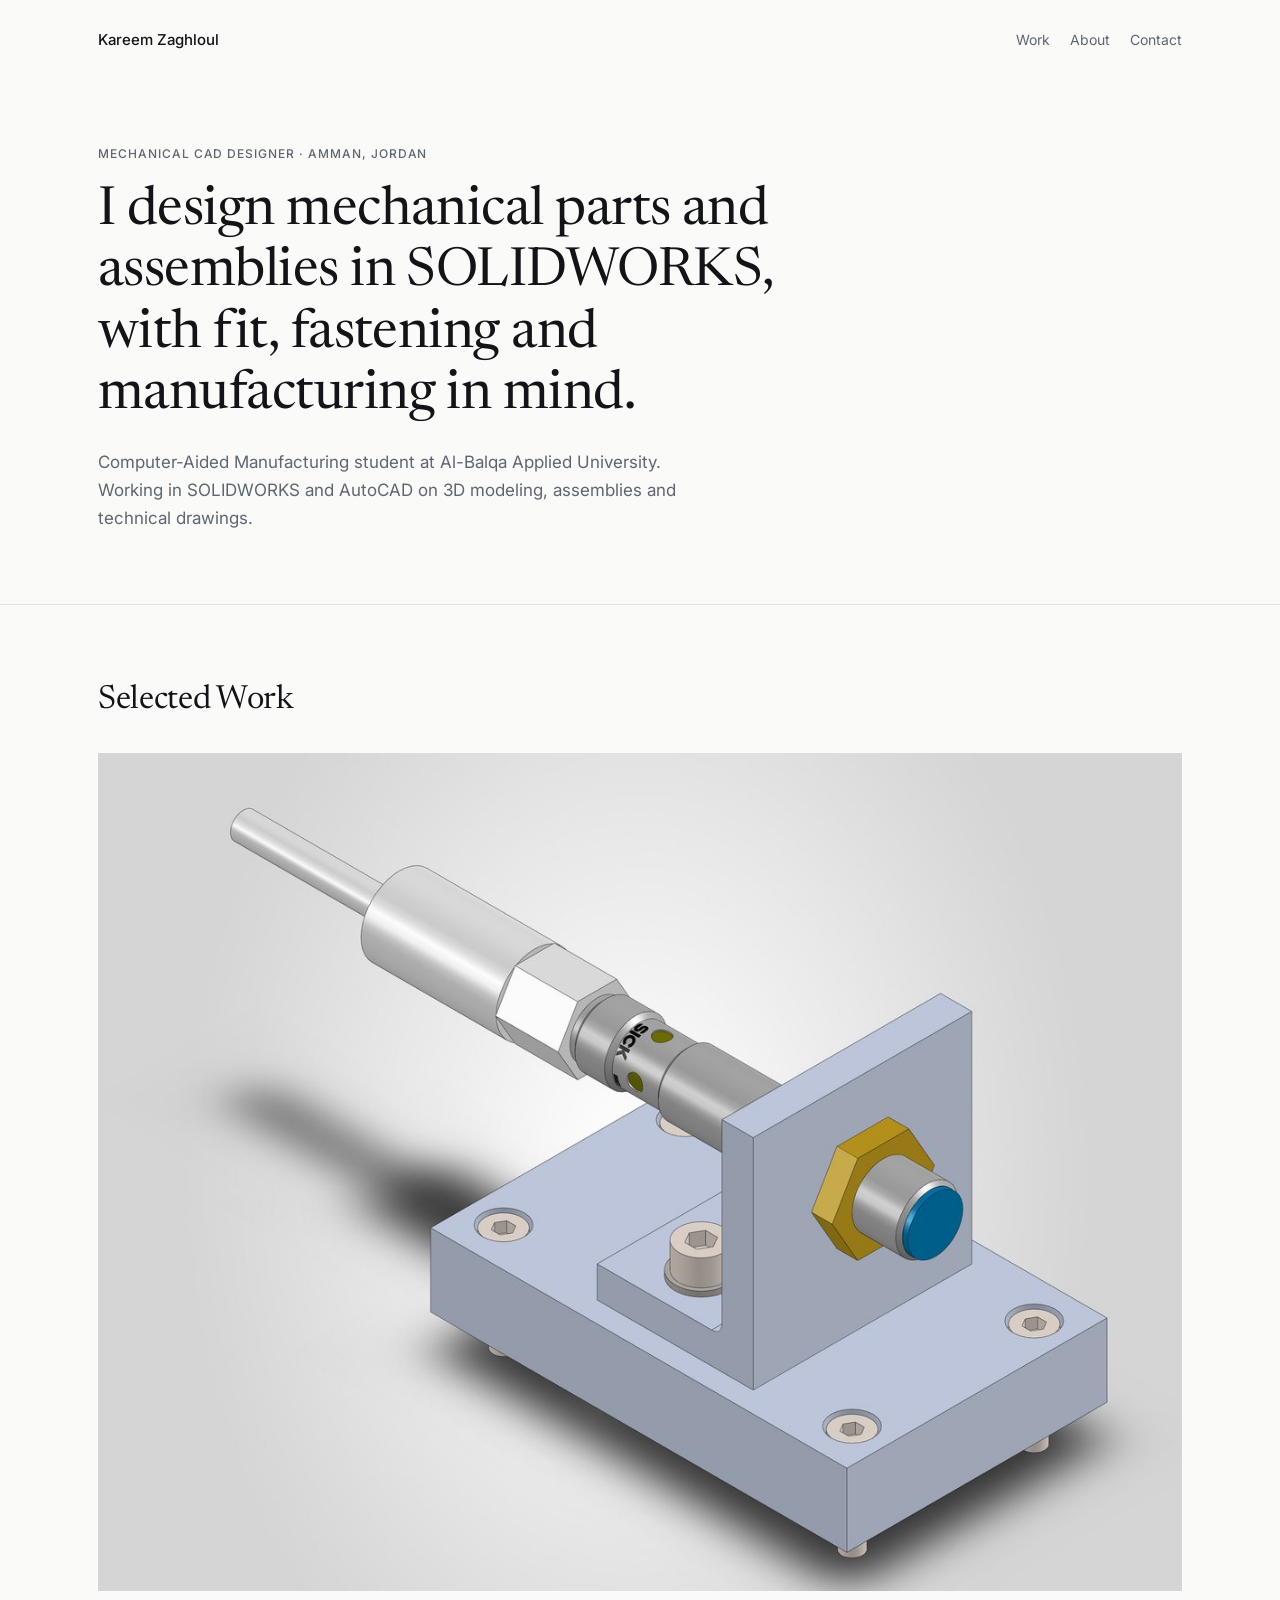
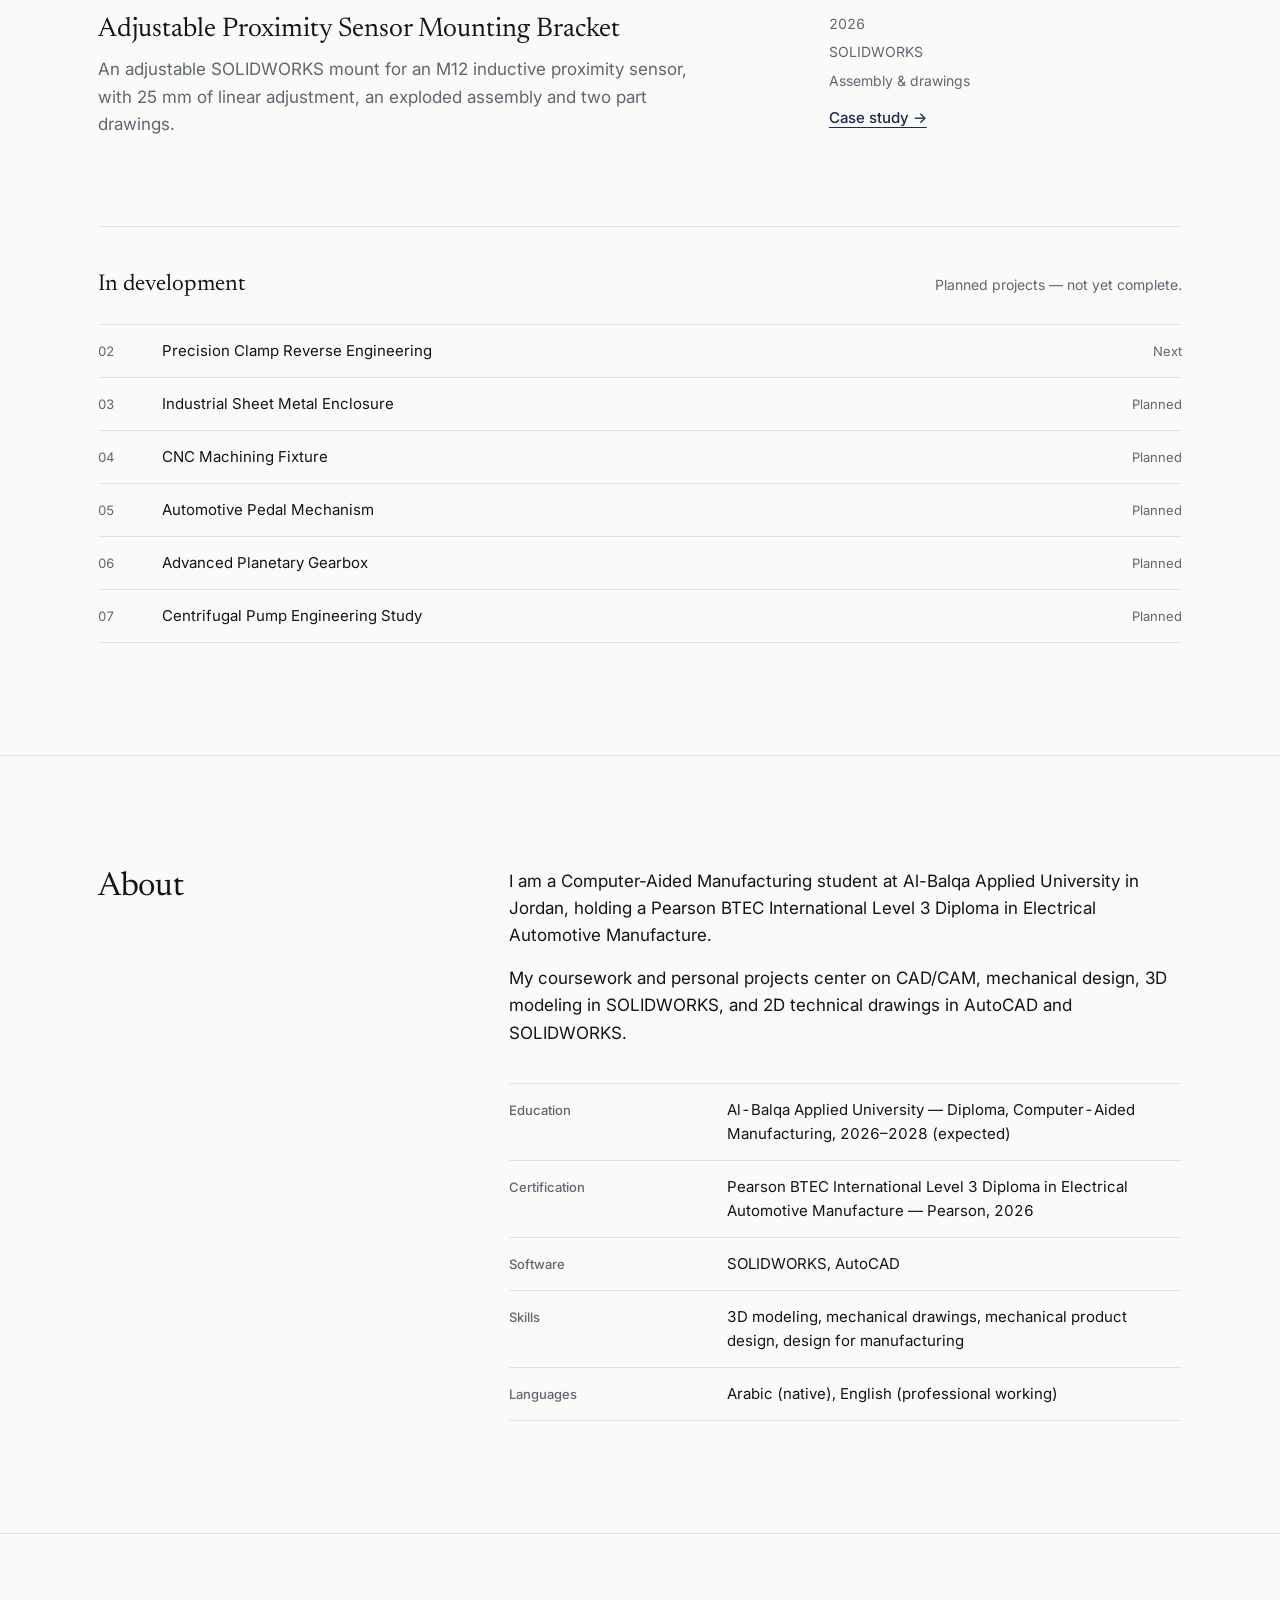
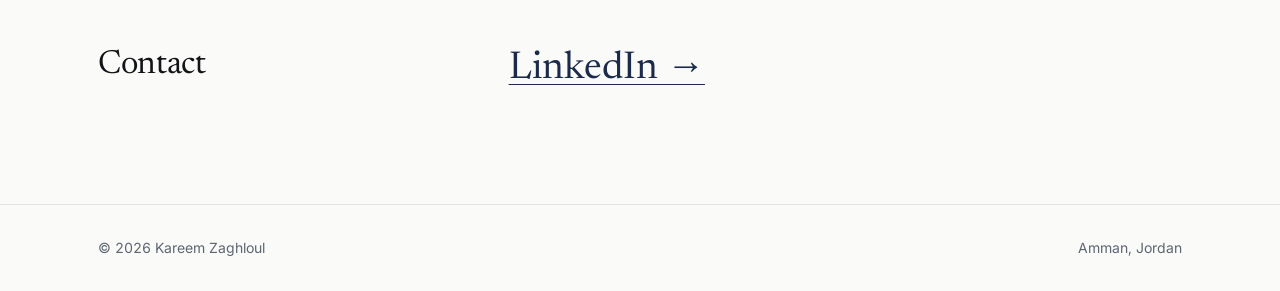
<file: index.html>
<!DOCTYPE html>
<html lang="en">
<head>
  <meta charset="UTF-8">
  <meta name="viewport" content="width=device-width, initial-scale=1.0">
  <title>Kareem Zaghloul — Mechanical CAD Designer</title>
  <meta name="description" content="Mechanical CAD portfolio of Kareem Zaghloul, a Computer-Aided Manufacturing student in Amman, Jordan working in SOLIDWORKS and AutoCAD.">
  <meta name="theme-color" content="#FAFAF8">
  <link rel="canonical" href="https://kareemzaghloul.github.io/">

  <!-- Open Graph / Twitter -->
  <meta property="og:type" content="website">
  <meta property="og:title" content="Kareem Zaghloul — Mechanical CAD Designer">
  <meta property="og:description" content="SOLIDWORKS parts, mechanical assemblies, and 2D technical drawings by Kareem Zaghloul in Amman, Jordan.">
  <meta property="og:url" content="https://kareemzaghloul.github.io/">
  <meta property="og:image" content="https://kareemzaghloul.github.io/assets/img/og-image.jpg">
  <meta name="twitter:card" content="summary_large_image">
  <meta name="twitter:title" content="Kareem Zaghloul — Mechanical CAD Designer">
  <meta name="twitter:description" content="SOLIDWORKS parts, mechanical assemblies, and 2D technical drawings by Kareem Zaghloul.">
  <meta name="twitter:image" content="https://kareemzaghloul.github.io/assets/img/og-image.jpg">

  <!-- Icons -->
  <link rel="icon" type="image/svg+xml" href="assets/img/favicon.svg?v=2">
  <link rel="apple-touch-icon" sizes="180x180" href="assets/img/apple-touch-icon.png?v=2">

  <!-- Typography -->
  <link rel="preconnect" href="https://fonts.googleapis.com">
  <link rel="preconnect" href="https://fonts.gstatic.com" crossorigin>
  <link href="https://fonts.googleapis.com/css2?family=Inter:wght@400;500;600&family=Newsreader:opsz,wght@6..72,400;6..72,500&display=swap" rel="stylesheet">

  <link rel="stylesheet" href="assets/css/style.css">

  <!-- Structured Data -->
  <script type="application/ld+json">
  {
    "@context": "https://schema.org",
    "@type": "Person",
    "name": "Kareem Zaghloul",
    "url": "https://kareemzaghloul.github.io/",
    "jobTitle": "Mechanical CAD Designer",
    "address": {
      "@type": "PostalAddress",
      "addressLocality": "Amman",
      "addressCountry": "JO"
    },
    "affiliation": {
      "@type": "CollegeOrUniversity",
      "name": "Al-Balqa Applied University"
    },
    "knowsLanguage": ["ar", "en"],
    "sameAs": [
      "https://www.linkedin.com/in/kareem-zaghloul-7426b5449/"
    ]
  }
  </script>
</head>
<body>
  <a href="#main-content" class="skip-link">Skip to main content</a>

  <header class="site-header">
    <div class="container header-inner">
      <a href="index.html" class="brand">Kareem Zaghloul</a>
      <nav class="site-nav" aria-label="Primary">
        <a href="#work">Work</a>
        <a href="#about">About</a>
        <a href="#contact">Contact</a>
      </nav>
    </div>
  </header>

  <main id="main-content">
    <section class="hero" aria-label="Introduction">
      <div class="container">
        <p class="label">Mechanical CAD Designer &middot; Amman, Jordan</p>
        <h1>I design mechanical parts and assemblies in SOLIDWORKS, with fit, fastening and manufacturing in mind.</h1>
        <p class="hero-sub">
          Computer-Aided Manufacturing student at Al-Balqa Applied University. Working in SOLIDWORKS and AutoCAD on 3D modeling, assemblies and technical drawings.
        </p>
      </div>
    </section>

    <section id="work" class="section">
      <div class="container">
        <div class="work-header">
          <h2 class="section-heading">Selected Work</h2>
        </div>

        <a href="projects/proximity-sensor-bracket.html" class="project-feature">
          <div class="project-frame">
            <img
              src="assets/projects/proximity-sensor-bracket/assembly-1200.jpg"
              srcset="assets/projects/proximity-sensor-bracket/assembly-1200.jpg 1200w, assets/projects/proximity-sensor-bracket/assembly-2400.jpg 2400w"
              sizes="(max-width: 900px) 100vw, 1084px"
              width="2400"
              height="1855"
              alt="Isometric SOLIDWORKS render of the adjustable proximity sensor mounting bracket showing the aluminum base plate, L-bracket, M12 inductive sensor, and socket head fasteners">
          </div>
          <div class="project-summary-row">
            <div>
              <h3>Adjustable Proximity Sensor Mounting Bracket</h3>
              <p>An adjustable SOLIDWORKS mount for an M12 inductive proximity sensor, with 25 mm of linear adjustment, an exploded assembly and two part drawings.</p>
            </div>
            <div class="project-meta-col">
              <span>2026</span>
              <span>SOLIDWORKS</span>
              <span>Assembly &amp; drawings</span>
              <span class="project-meta-cta">Case study &rarr;</span>
            </div>
          </div>
        </a>

        <div class="roadmap-block">
          <div class="roadmap-head">
            <h3>In development</h3>
            <p class="roadmap-note">Planned projects &mdash; not yet complete.</p>
          </div>
          <ol class="roadmap-list">
            <li class="roadmap-row">
              <span class="roadmap-num">02</span>
              <span class="roadmap-title">Precision Clamp Reverse Engineering</span>
              <span class="roadmap-status">Next</span>
            </li>
            <li class="roadmap-row">
              <span class="roadmap-num">03</span>
              <span class="roadmap-title">Industrial Sheet Metal Enclosure</span>
              <span class="roadmap-status">Planned</span>
            </li>
            <li class="roadmap-row">
              <span class="roadmap-num">04</span>
              <span class="roadmap-title">CNC Machining Fixture</span>
              <span class="roadmap-status">Planned</span>
            </li>
            <li class="roadmap-row">
              <span class="roadmap-num">05</span>
              <span class="roadmap-title">Automotive Pedal Mechanism</span>
              <span class="roadmap-status">Planned</span>
            </li>
            <li class="roadmap-row">
              <span class="roadmap-num">06</span>
              <span class="roadmap-title">Advanced Planetary Gearbox</span>
              <span class="roadmap-status">Planned</span>
            </li>
            <li class="roadmap-row">
              <span class="roadmap-num">07</span>
              <span class="roadmap-title">Centrifugal Pump Engineering Study</span>
              <span class="roadmap-status">Planned</span>
            </li>
          </ol>
        </div>
      </div>
    </section>

    <section id="about" class="section">
      <div class="container">
        <div class="about-layout">
          <h2 class="section-heading">About</h2>
          <div class="about-body">
            <p>
              I am a Computer-Aided Manufacturing student at Al-Balqa Applied University in Jordan, holding a Pearson BTEC International Level 3 Diploma in Electrical Automotive Manufacture.
            </p>
            <p>
              My coursework and personal projects center on CAD/CAM, mechanical design, 3D modeling in SOLIDWORKS, and 2D technical drawings in AutoCAD and SOLIDWORKS.
            </p>

            <dl class="spec-dl">
              <div class="spec-row">
                <dt>Education</dt>
                <dd>Al-Balqa Applied University &mdash; Diploma, Computer-Aided Manufacturing, 2026&ndash;2028 (expected)</dd>
              </div>
              <div class="spec-row">
                <dt>Certification</dt>
                <dd>Pearson BTEC International Level 3 Diploma in Electrical Automotive Manufacture &mdash; Pearson, 2026</dd>
              </div>
              <div class="spec-row">
                <dt>Software</dt>
                <dd>SOLIDWORKS, AutoCAD</dd>
              </div>
              <div class="spec-row">
                <dt>Skills</dt>
                <dd>3D modeling, mechanical drawings, mechanical product design, design for manufacturing</dd>
              </div>
              <div class="spec-row">
                <dt>Languages</dt>
                <dd>Arabic (native), English (professional working)</dd>
              </div>
            </dl>
          </div>
        </div>
      </div>
    </section>

    <section id="contact" class="section">
      <div class="container">
        <div class="contact-layout">
          <h2 class="section-heading">Contact</h2>
          <div>
            <a href="https://www.linkedin.com/in/kareem-zaghloul-7426b5449/" class="contact-primary" target="_blank" rel="noopener noreferrer">LinkedIn &rarr;</a>
            <!-- Optional email link: uncomment and replace YOUR_EMAIL@domain.com
            <div class="contact-secondary">
              <a href="mailto:YOUR_EMAIL@domain.com" class="text-link">YOUR_EMAIL@domain.com</a>
            </div>
            -->
          </div>
        </div>
      </div>
    </section>
  </main>

  <footer class="site-footer">
    <div class="container footer-inner">
      <span>&copy; 2026 Kareem Zaghloul</span>
      <span>Amman, Jordan</span>
    </div>
  </footer>
</body>
</html>
</file>
<file: assets/css/style.css>
/* ==========================================================================
   Kareem Zaghloul — Mechanical CAD Portfolio
   Editorial Light Theme Stylesheet
   ========================================================================== */

:root {
  --bg: #FAFAF8;
  --surface: #F1F1EE;
  --text: #121417;
  --muted: #5E6672;
  --line: #E3E3DE;
  --accent: #1C2B4A;
  --accent-hover: #2E4472;

  --font-serif: 'Newsreader', Georgia, 'Times New Roman', serif;
  --font-sans: 'Inter', -apple-system, BlinkMacSystemFont, 'Segoe UI', Roboto, sans-serif;

  --container-max: 1180px;
}

*,
*::before,
*::after {
  box-sizing: border-box;
}

html {
  scroll-behavior: smooth;
  background-color: var(--bg);
  color: var(--text);
  font-family: var(--font-sans);
  font-size: 17px;
  line-height: 1.6;
  -webkit-font-smoothing: antialiased;
  -moz-osx-font-smoothing: grayscale;
}

body {
  margin: 0;
  background-color: var(--bg);
  color: var(--text);
  min-height: 100vh;
}

body.lightbox-open {
  overflow: hidden;
}

img {
  display: block;
  max-width: 100%;
  height: auto;
}

h1, h2, h3, h4, p, ul, ol, dl, dt, dd, figure {
  margin: 0;
}

ul, ol {
  padding: 0;
  list-style: none;
}

button {
  font: inherit;
  color: inherit;
  background: none;
  border: 0;
  padding: 0;
  cursor: pointer;
}

a {
  color: var(--accent);
  text-decoration: underline;
  text-decoration-thickness: 1px;
  text-underline-offset: 4px;
  transition: color 0.2s ease;
}

a:hover {
  color: var(--accent-hover);
}

:focus-visible {
  outline: 2px solid var(--accent);
  outline-offset: 3px;
}

/* Skip Link */
.skip-link {
  position: absolute;
  left: -9999px;
  top: 0;
  padding: 10px 16px;
  background: var(--accent);
  color: var(--bg);
  font-size: 14px;
  font-weight: 500;
  text-decoration: none;
  z-index: 1000;
}

.skip-link:focus {
  left: 16px;
  top: 16px;
}

/* Layout Container */
.container {
  width: 100%;
  max-width: var(--container-max);
  margin-inline: auto;
  padding-inline: clamp(20px, 5vw, 48px);
}

/* Typography Helpers */
.label {
  font-family: var(--font-sans);
  font-size: 12px;
  font-weight: 500;
  letter-spacing: 0.08em;
  text-transform: uppercase;
  color: var(--muted);
}

.tabular {
  font-variant-numeric: tabular-nums;
}

.text-link {
  display: inline-flex;
  align-items: center;
  gap: 6px;
  font-size: 15px;
  font-weight: 500;
  color: var(--accent);
  text-decoration: underline;
  text-decoration-thickness: 1px;
  text-underline-offset: 4px;
}

.text-link:hover {
  color: var(--accent-hover);
}

/* Header (Static) */
.site-header {
  padding-block: 28px;
}

.header-inner {
  display: flex;
  align-items: center;
  justify-content: space-between;
  gap: 16px;
}

.brand {
  font-family: var(--font-sans);
  font-size: 15px;
  font-weight: 500;
  color: var(--text);
  text-decoration: none;
  white-space: nowrap;
}

.brand:hover {
  color: var(--accent);
}

.site-nav {
  display: flex;
  align-items: center;
  gap: 20px;
}

.site-nav a {
  font-size: 14px;
  font-weight: 400;
  color: var(--muted);
  text-decoration: none;
}

.site-nav a:hover,
.site-nav a[aria-current="page"] {
  color: var(--accent);
  text-decoration: underline;
  text-underline-offset: 4px;
}

/* Sections */
.hero {
  padding-top: clamp(32px, 5vw, 64px);
  padding-bottom: clamp(44px, 6vw, 72px);
}

.hero .label {
  margin-bottom: 18px;
}

.hero h1 {
  font-family: var(--font-serif);
  font-weight: 400;
  font-size: clamp(2rem, 4.2vw, 3.4rem);
  line-height: 1.14;
  letter-spacing: -0.01em;
  max-width: 22ch;
  color: var(--text);
}

.hero-sub {
  margin-top: 22px;
  max-width: 56ch;
  color: var(--muted);
  font-size: 17px;
  line-height: 1.65;
}

.section {
  padding-block: clamp(64px, 9vw, 112px);
  border-top: 1px solid var(--line);
}

#work.section {
  padding-top: clamp(48px, 6vw, 76px);
}

.section-heading {
  font-family: var(--font-serif);
  font-weight: 400;
  font-size: clamp(1.6rem, 2.6vw, 2.2rem);
  line-height: 1.2;
  letter-spacing: -0.01em;
  color: var(--text);
}

/* Selected Work */
.work-header {
  display: flex;
  justify-content: space-between;
  align-items: baseline;
  margin-bottom: 32px;
}

.project-feature {
  display: block;
  text-decoration: none;
  color: inherit;
}

.project-feature:hover {
  color: inherit;
}

.project-frame {
  background-color: var(--surface);
  overflow: hidden;
}

.project-frame img {
  width: 100%;
  transition: transform 0.4s ease;
}

.project-feature:hover .project-frame img {
  transform: scale(1.015);
}

.project-summary-row {
  display: grid;
  grid-template-columns: minmax(0, 1.45fr) minmax(0, 0.75fr);
  gap: 24px 48px;
  padding-top: 22px;
  align-items: start;
}

.project-summary-row h3 {
  font-family: var(--font-serif);
  font-weight: 400;
  font-size: clamp(1.35rem, 2.1vw, 1.75rem);
  line-height: 1.25;
  color: var(--text);
}

.project-summary-row p {
  margin-top: 10px;
  color: var(--muted);
  max-width: 54ch;
}

.project-meta-col {
  display: flex;
  flex-direction: column;
  gap: 6px;
  font-size: 14px;
  color: var(--muted);
  font-variant-numeric: tabular-nums;
}

.project-meta-cta {
  margin-top: 8px;
  font-size: 15px;
  font-weight: 500;
  color: var(--accent);
  text-decoration: underline;
  text-underline-offset: 4px;
}

.project-feature:hover .project-meta-cta {
  color: var(--accent-hover);
}

/* In Development List */
.roadmap-block {
  margin-top: clamp(56px, 7vw, 88px);
  padding-top: 40px;
  border-top: 1px solid var(--line);
}

.roadmap-head {
  display: flex;
  flex-wrap: wrap;
  justify-content: space-between;
  align-items: baseline;
  gap: 8px 24px;
  margin-bottom: 20px;
}

.roadmap-head h3 {
  font-family: var(--font-serif);
  font-weight: 400;
  font-size: 1.35rem;
  color: var(--text);
}

.roadmap-note {
  font-size: 14px;
  color: var(--muted);
}

.roadmap-list {
  border-top: 1px solid var(--line);
}

.roadmap-row {
  display: grid;
  grid-template-columns: 44px minmax(0, 1fr) auto;
  gap: 12px 20px;
  align-items: baseline;
  padding-block: 14px;
  border-bottom: 1px solid var(--line);
  font-size: 15px;
}

.roadmap-num {
  color: var(--muted);
  font-size: 13px;
  font-variant-numeric: tabular-nums;
}

.roadmap-title {
  color: var(--text);
  font-weight: 400;
}

.roadmap-status {
  color: var(--muted);
  font-size: 13px;
}

/* About Section */
.about-layout {
  display: grid;
  grid-template-columns: minmax(0, 0.35fr) minmax(0, 0.65fr);
  gap: 28px 48px;
  align-items: start;
}

.about-body p {
  color: var(--text);
  max-width: 60ch;
}

.about-body p + p {
  margin-top: 16px;
}

.spec-dl {
  margin-top: 36px;
  border-top: 1px solid var(--line);
}

.spec-row {
  display: grid;
  grid-template-columns: minmax(130px, 0.3fr) minmax(0, 0.7fr);
  gap: 8px 24px;
  padding-block: 14px;
  border-bottom: 1px solid var(--line);
  font-size: 15px;
  align-items: baseline;
}

.spec-row dt {
  color: var(--muted);
  font-size: 13px;
  font-weight: 500;
}

.spec-row dd {
  color: var(--text);
  font-variant-numeric: tabular-nums;
}

/* Contact Section */
.contact-layout {
  display: grid;
  grid-template-columns: minmax(0, 0.35fr) minmax(0, 0.65fr);
  gap: 28px 48px;
  align-items: start;
}

.contact-lead {
  color: var(--muted);
  margin-bottom: 24px;
}

.contact-primary {
  display: inline-block;
  font-family: var(--font-serif);
  font-weight: 400;
  font-size: clamp(1.75rem, 3vw, 2.5rem);
  line-height: 1.2;
  color: var(--accent);
  text-decoration: underline;
  text-decoration-thickness: 1px;
  text-underline-offset: 6px;
}

.contact-primary:hover {
  color: var(--accent-hover);
}

.contact-secondary {
  margin-top: 20px;
  display: flex;
  flex-wrap: wrap;
  gap: 24px;
  font-size: 15px;
}

/* Footer */
.site-footer {
  padding-block: 32px;
  border-top: 1px solid var(--line);
}

.footer-inner {
  display: flex;
  flex-wrap: wrap;
  justify-content: space-between;
  align-items: center;
  gap: 12px 24px;
  font-size: 14px;
  color: var(--muted);
  font-variant-numeric: tabular-nums;
}

/* ==========================================================================
   Case Study Page
   ========================================================================== */
.case-intro {
  padding-top: clamp(32px, 5vw, 56px);
  padding-bottom: clamp(40px, 6vw, 64px);
}

.back-link {
  display: inline-block;
  margin-bottom: 28px;
  font-size: 14px;
  color: var(--muted);
  text-decoration: none;
}

.back-link:hover {
  color: var(--accent);
  text-decoration: underline;
  text-underline-offset: 4px;
}

.case-intro h1 {
  font-family: var(--font-serif);
  font-weight: 400;
  font-size: clamp(2rem, 4vw, 3.1rem);
  line-height: 1.14;
  letter-spacing: -0.01em;
  max-width: 24ch;
}

.case-lead {
  margin-top: 16px;
  max-width: 60ch;
  color: var(--muted);
}

.meta-dl {
  margin-top: 36px;
  display: grid;
  grid-template-columns: repeat(5, minmax(0, 1fr));
  gap: 20px 24px;
  padding-block: 20px;
  border-top: 1px solid var(--line);
  border-bottom: 1px solid var(--line);
}

.meta-dl-item dt {
  font-size: 12px;
  font-weight: 500;
  letter-spacing: 0.08em;
  text-transform: uppercase;
  color: var(--muted);
  margin-bottom: 4px;
}

.meta-dl-item dd {
  font-size: 14px;
  color: var(--text);
  font-variant-numeric: tabular-nums;
}

/* Figures & Lightbox Triggers */
.case-figure {
  margin: 0;
}

.fig-frame {
  background: var(--surface);
  overflow: hidden;
}

.fig-btn {
  display: block;
  width: 100%;
  text-align: left;
  background: var(--surface);
}

.fig-btn img {
  width: 100%;
  transition: transform 0.4s ease;
}

.fig-btn:hover img {
  transform: scale(1.015);
}

.fig-caption-row {
  display: flex;
  flex-wrap: wrap;
  justify-content: space-between;
  align-items: baseline;
  gap: 8px 16px;
  margin-top: 12px;
}

.fig-caption {
  font-size: 12px;
  font-weight: 500;
  letter-spacing: 0.08em;
  text-transform: uppercase;
  color: var(--muted);
  font-variant-numeric: tabular-nums;
}

.fig-sub {
  font-size: 14px;
  color: var(--muted);
  margin-top: 4px;
}

/* Case Study Sections */
.case-section {
  padding-block: clamp(56px, 8vw, 96px);
  border-top: 1px solid var(--line);
}

.case-section h2 {
  font-family: var(--font-serif);
  font-weight: 400;
  font-size: clamp(1.5rem, 2.4vw, 2rem);
  line-height: 1.2;
  margin-bottom: 24px;
}

.triad-grid {
  display: grid;
  grid-template-columns: repeat(3, minmax(0, 1fr));
  gap: 28px 40px;
}

.triad-col h3 {
  font-family: var(--font-sans);
  font-size: 12px;
  font-weight: 600;
  letter-spacing: 0.08em;
  text-transform: uppercase;
  color: var(--muted);
  margin-bottom: 10px;
}

.triad-col p {
  font-size: 16px;
  color: var(--text);
  line-height: 1.6;
}

.two-col {
  display: grid;
  grid-template-columns: repeat(2, minmax(0, 1fr));
  gap: 32px 40px;
  align-items: start;
}

.prose-stack p + p {
  margin-top: 14px;
}

/* Tables */
.table-wrap {
  width: 100%;
  overflow-x: auto;
  margin-top: 32px;
}

.spec-table {
  width: 100%;
  border-collapse: collapse;
  font-size: 15px;
  font-variant-numeric: tabular-nums;
}

.spec-table--bom {
  min-width: 480px;
}

.spec-table th,
.spec-table td {
  text-align: left;
  padding: 13px 16px 13px 0;
  border-bottom: 1px solid var(--line);
  vertical-align: top;
}

.spec-table th {
  font-size: 12px;
  font-weight: 500;
  letter-spacing: 0.08em;
  text-transform: uppercase;
  color: var(--muted);
}

.spec-table td:last-child,
.spec-table th:last-child {
  padding-right: 0;
}

.table-caption {
  caption-side: bottom;
  text-align: left;
  padding-top: 12px;
  font-size: 13px;
  color: var(--muted);
}

.sub-block-title {
  margin-top: 40px;
  margin-bottom: 8px;
  font-family: var(--font-sans);
  font-size: 12px;
  font-weight: 600;
  letter-spacing: 0.08em;
  text-transform: uppercase;
  color: var(--muted);
}

.case-footer-links {
  display: flex;
  flex-wrap: wrap;
  justify-content: space-between;
  align-items: center;
  gap: 16px;
  padding-block: 36px;
  border-top: 1px solid var(--line);
}

/* ==========================================================================
   Lightbox (Minimal Light Theme)
   ========================================================================== */
.lightbox {
  position: fixed;
  inset: 0;
  z-index: 2000;
  display: flex;
  flex-direction: column;
  background: var(--bg);
  opacity: 0;
  visibility: hidden;
  transition: opacity 0.2s ease, visibility 0.2s ease;
}

.lightbox.is-open {
  opacity: 1;
  visibility: visible;
}

.lightbox-bar {
  position: relative;
  z-index: 4;
  background: var(--bg);
  display: flex;
  align-items: center;
  justify-content: space-between;
  gap: 16px;
  padding: 16px clamp(20px, 4vw, 40px);
  border-bottom: 1px solid var(--line);
}

.lightbox-counter {
  font-size: 13px;
  font-weight: 500;
  color: var(--muted);
  font-variant-numeric: tabular-nums;
}

.lightbox-controls {
  display: flex;
  align-items: center;
  gap: 20px;
}

.lightbox-btn {
  font-family: var(--font-sans);
  font-size: 13px;
  font-weight: 500;
  color: var(--accent);
  text-decoration: underline;
  text-underline-offset: 4px;
}

.lightbox-btn:hover {
  color: var(--accent-hover);
}

.lightbox-stage {
  position: relative;
  flex: 1;
  display: flex;
  align-items: center;
  justify-content: center;
  overflow: hidden;
  padding: 20px 72px;
  touch-action: pan-y;
}

.lightbox-img-wrap {
  max-width: 100%;
  max-height: 100%;
  display: flex;
  align-items: center;
  justify-content: center;
  cursor: zoom-in;
  user-select: none;
}

.lightbox-img-wrap.is-zoomed {
  cursor: grab;
}

.lightbox-img-wrap.is-dragging {
  cursor: grabbing;
}

.lightbox-img {
  max-width: 100%;
  max-height: calc(100vh - 165px);
  width: auto;
  height: auto;
  background: var(--surface);
  transform-origin: center center;
  transition: transform 0.2s ease;
}

.lightbox-img-wrap.is-dragging .lightbox-img {
  transition: none;
}

.lightbox-nav {
  position: absolute;
  top: 50%;
  transform: translateY(-50%);
  z-index: 3;
  padding: 10px 14px;
  font-size: 18px;
  color: var(--accent);
  background: var(--bg);
  border: 1px solid var(--line);
}

.lightbox-nav:hover {
  color: var(--accent-hover);
}

.lightbox-nav--prev {
  left: 16px;
}

.lightbox-nav--next {
  right: 16px;
}

.lightbox-caption-bar {
  position: relative;
  z-index: 4;
  background: var(--bg);
  padding: 14px clamp(20px, 4vw, 40px);
  border-top: 1px solid var(--line);
  display: flex;
  flex-wrap: wrap;
  justify-content: space-between;
  align-items: baseline;
  gap: 8px 24px;
}

.lightbox-caption {
  font-size: 14px;
  color: var(--text);
}

.lightbox-hint {
  font-size: 12px;
  color: var(--muted);
}

/* ==========================================================================
   Responsive Breakpoints (900px / 600px)
   ========================================================================== */
@media (max-width: 900px) {
  .project-summary-row,
  .about-layout,
  .contact-layout,
  .triad-grid,
  .two-col {
    grid-template-columns: 1fr;
  }

  .meta-dl {
    grid-template-columns: repeat(3, minmax(0, 1fr));
  }
}

@media (max-width: 600px) {
  .site-header {
    padding-block: 20px;
  }

  .site-nav {
    gap: 16px;
  }

  .meta-dl {
    grid-template-columns: repeat(2, minmax(0, 1fr));
  }

  .spec-row {
    grid-template-columns: 1fr;
    gap: 4px;
  }

  .roadmap-row {
    grid-template-columns: 34px minmax(0, 1fr);
  }

  .roadmap-status {
    grid-column: 2;
  }

  .lightbox-stage {
    padding: 16px 12px;
  }

  .lightbox-nav--prev {
    left: 4px;
  }

  .lightbox-nav--next {
    right: 4px;
  }
}

/* ==========================================================================
   Reduced Motion & Print
   ========================================================================== */
@media (prefers-reduced-motion: reduce) {
  html {
    scroll-behavior: auto;
  }

  *,
  *::before,
  *::after {
    transition-duration: 0.001ms !important;
    animation-duration: 0.001ms !important;
  }

  .project-feature:hover .project-frame img,
  .fig-btn:hover img {
    transform: none;
  }
}

@media print {
  .site-header,
  .lightbox,
  .back-link,
  .case-footer-links {
    display: none !important;
  }

  body {
    background: #ffffff;
    color: #000000;
  }

  .section,
  .case-section {
    padding-block: 24px;
  }

  a[href^="http"]::after {
    content: " (" attr(href) ")";
    font-size: 0.8em;
    color: #444444;
  }
}
</file>
